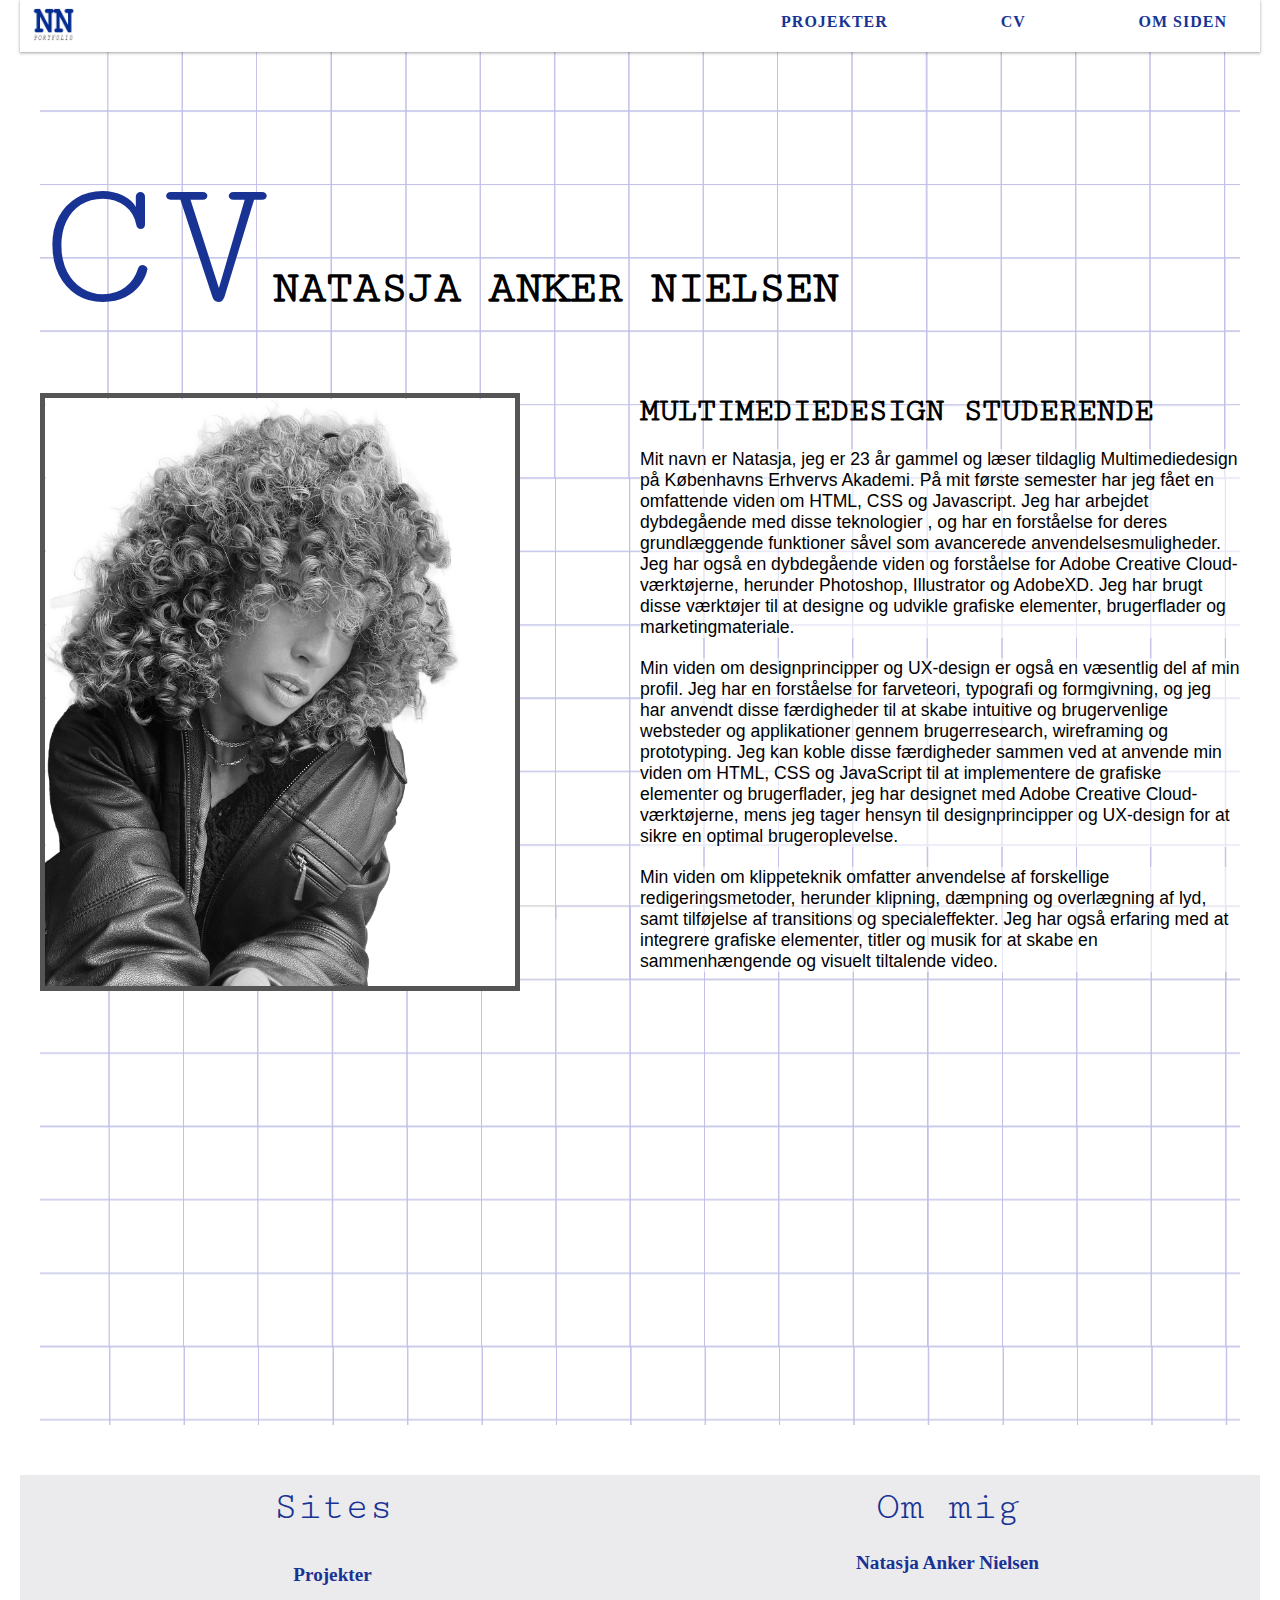
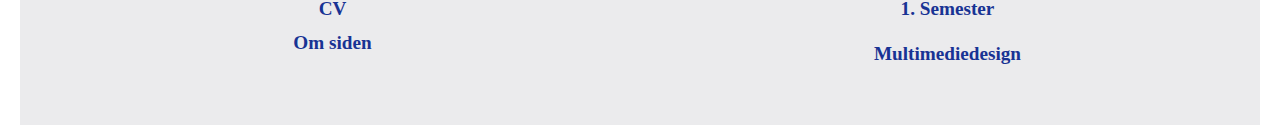
<file: cv.html>
<!DOCTYPE html>
<html lang="da">

<head>
    <meta charset="UTF-8">
    <meta http-equiv="X-UA-Compatible" content="IE=edge">
    <meta name="viewport" content="width=device-width, initial-scale=1.0">
    <link rel="stylesheet" href="style.css">
    <link rel="stylesheet" href="layout.css">
    <link href="https://fonts.googleapis.com/css2?family=Michroma&family=News+Cycle&display=swap" rel="stylesheet">
    <link href="https://fonts.googleapis.com/css2?family=Cutive+Mono&display=swap" rel="stylesheet">
    <link href="https://fonts.googleapis.com/css2?family=Nosifer&display=swap" rel="stylesheet">
    <title>Projekter</title>
</head>

<body>

    <div class="head">

        <div id="logo">
            <a href="index.html"><img src="img/logo.png" alt="d"></a>
        </div>
        <header class="banner">

            <nav>
                <ul id="horizontal-list">
                    <li><a href="projekter.html">Projekter</a></li>
                    <li><a href="cv.html">CV</a></li>
                    <li><a href="om.html">Om siden</a></li>
                </ul>
            </nav>
        </header>
    </div>



    <main>

        <div>
            <div class="grid_2_2">
                <div class="slide-in from-left">
                    <h5>CV</h5>

                </div>
                <div class="slide-in from-right">
                    <div class="grid_3_3">
                        <h4>Natasja Anker Nielsen</h4>
                    </div>
                </div>
            </div>

        </div>
        <section>

            <div class="grid_cv">

                <div class="slide-in from-left">
                    <img src="img/profil.png" alt="1">
                    <div class="slide-in from-left">
                        <div class="grid_komp">

                            <div class="cvtext">
                                <h3>Kompetencer</h3>
                            </div>
                            <div class="timers">
                                <div>
                                    <h3 class="text3">Adobe Illustrator</h3>
                                    <div class="timer" style="width: 400px;">
                                        <div class="progress complete"></div>
                                    </div>
                                </div>

                                <div>
                                    <h3 class="text3">Adobe Photoshop</h3>
                                    <div class="timer" style="width: 300px;">
                                        <div class="progress complete"></div>
                                    </div>
                                </div>

                                <div>
                                    <h3 class="text3">Adobe XD</h3>
                                    <div class="timer" style="width: 420px;">
                                        <div class="progress complete"></div>
                                    </div>
                                </div>
                                <div>
                                    <h3 class="text3">Html, CSS, Javascript</h3>
                                    <div class="timer" style="width: 390px;">
                                        <div class="progress complete"></div>
                                    </div>
                                </div>

                                <div>
                                    <h3 class="text3">Adobe Premiere Pro</h3>
                                    <div class="timer" style="width: 290px;">
                                        <div class="progress complete"></div>
                                    </div>

                                </div>

                            </div>
                        </div>

                    </div>
                </div>


                <div class="grid_cv2">
                    <div class="slide-in from-right">
                        <div class="grid_web3">
                            <h3>Multimediedesign studerende</h3>
                            <p>Mit navn er Natasja, jeg er 23 år gammel og læser tildaglig Multimediedesign på
                                Københavns
                                Erhvervs Akademi.

                                På mit første semester har jeg fået en omfattende viden om HTML, CSS og Javascript.
                                Jeg har arbejdet dybdegående med disse teknologier , og har en forståelse for deres
                                grundlæggende funktioner såvel som
                                avancerede anvendelsesmuligheder.
                                Jeg har også en dybdegående viden og forståelse for Adobe Creative Cloud-værktøjerne,
                                herunder Photoshop, Illustrator og
                                AdobeXD. Jeg har brugt disse værktøjer til at designe og udvikle grafiske elementer,
                                brugerflader og marketingmateriale.
                            </p>
                            <p>Min viden om designprincipper og UX-design er også en væsentlig del af min profil. Jeg
                                har
                                en forståelse for farveteori,
                                typografi og formgivning, og jeg har anvendt disse færdigheder til at skabe intuitive og
                                brugervenlige websteder og
                                applikationer gennem brugerresearch, wireframing og prototyping.
                                Jeg kan koble disse færdigheder sammen ved at anvende min viden om HTML, CSS og
                                JavaScript
                                til at implementere de
                                grafiske elementer og brugerflader, jeg har designet med Adobe Creative
                                Cloud-værktøjerne,
                                mens jeg tager hensyn til
                                designprincipper og UX-design for at sikre en optimal brugeroplevelse.</p>


                            <p>Min viden om klippeteknik omfatter anvendelse af forskellige redigeringsmetoder, herunder
                                klipning, dæmpning og
                                overlægning af lyd, samt tilføjelse af transitions og specialeffekter. Jeg har også
                                erfaring med at integrere grafiske
                                elementer, titler og musik for at skabe en sammenhængende og visuelt tiltalende video.
                            </p>
                        </div>
                    </div>


                </div>




            </div>



        </section>







    </main>
    <footer class="footer">
        <div class="footer_grid">

            <div class="grid_web3">
                <h6 class="footertext">Sites</h6>
                <div class="footerlist">
                    <div>
                        <a class="footerlink" href="projekter.html">
                            <h1 class="footertext2">Projekter</h1>
                        </a>

                        <a class="footerlink" href="cv.html">
                            <h1 class="footertext2">CV</h1>
                        </a>

                        <a class="footerlink" href="om.html">
                            <h1 class="footertext2">Om siden</h1>
                        </a>
                    </div>

                </div>
            </div>


            <div class="grid_web3">
                <h6 class="footertext">Om mig</h6>
                <h1 class="footertext2">Natasja Anker Nielsen</h1>
                <h1 class="footertext2">1. Semester</h1>
                <h1 class="footertext2">Multimediedesign</h1>
            </div>

        </div>
    </footer>
    <script src="script.js"></script>

</body>

</html>
</file>
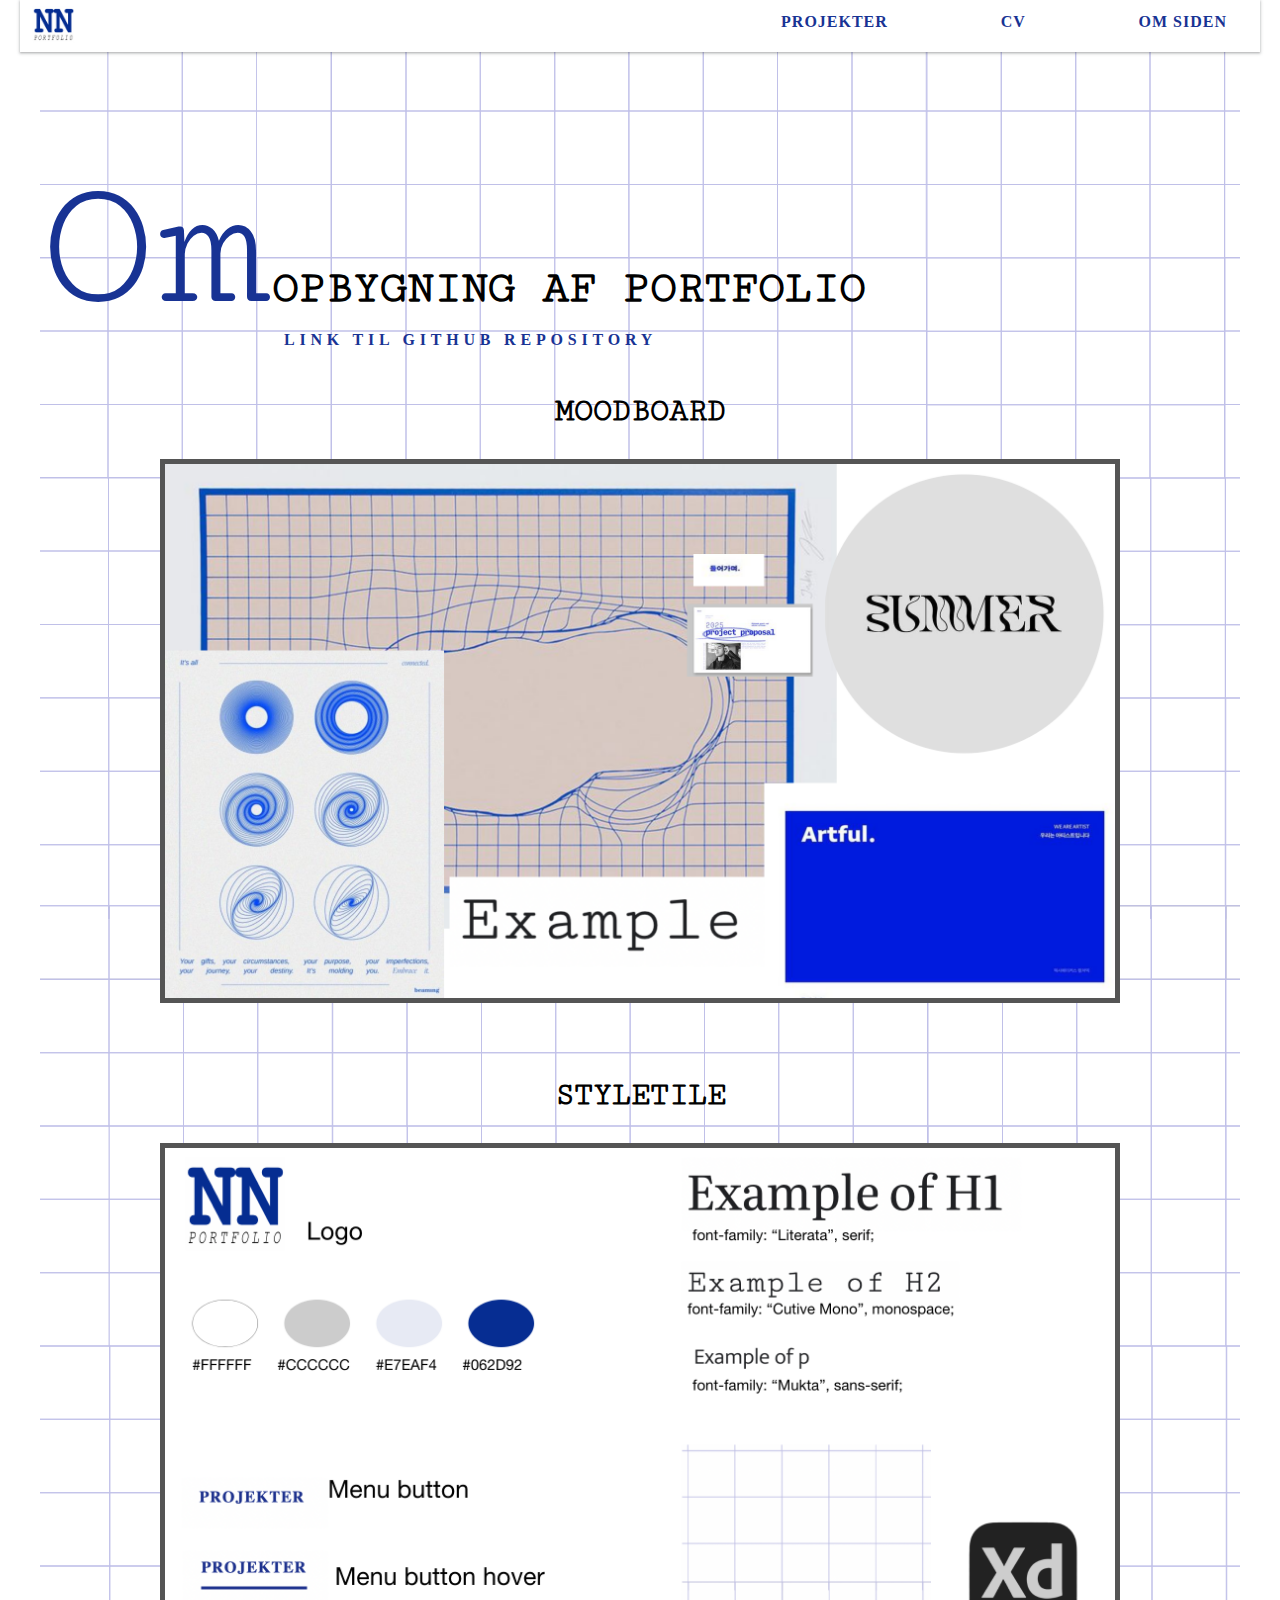
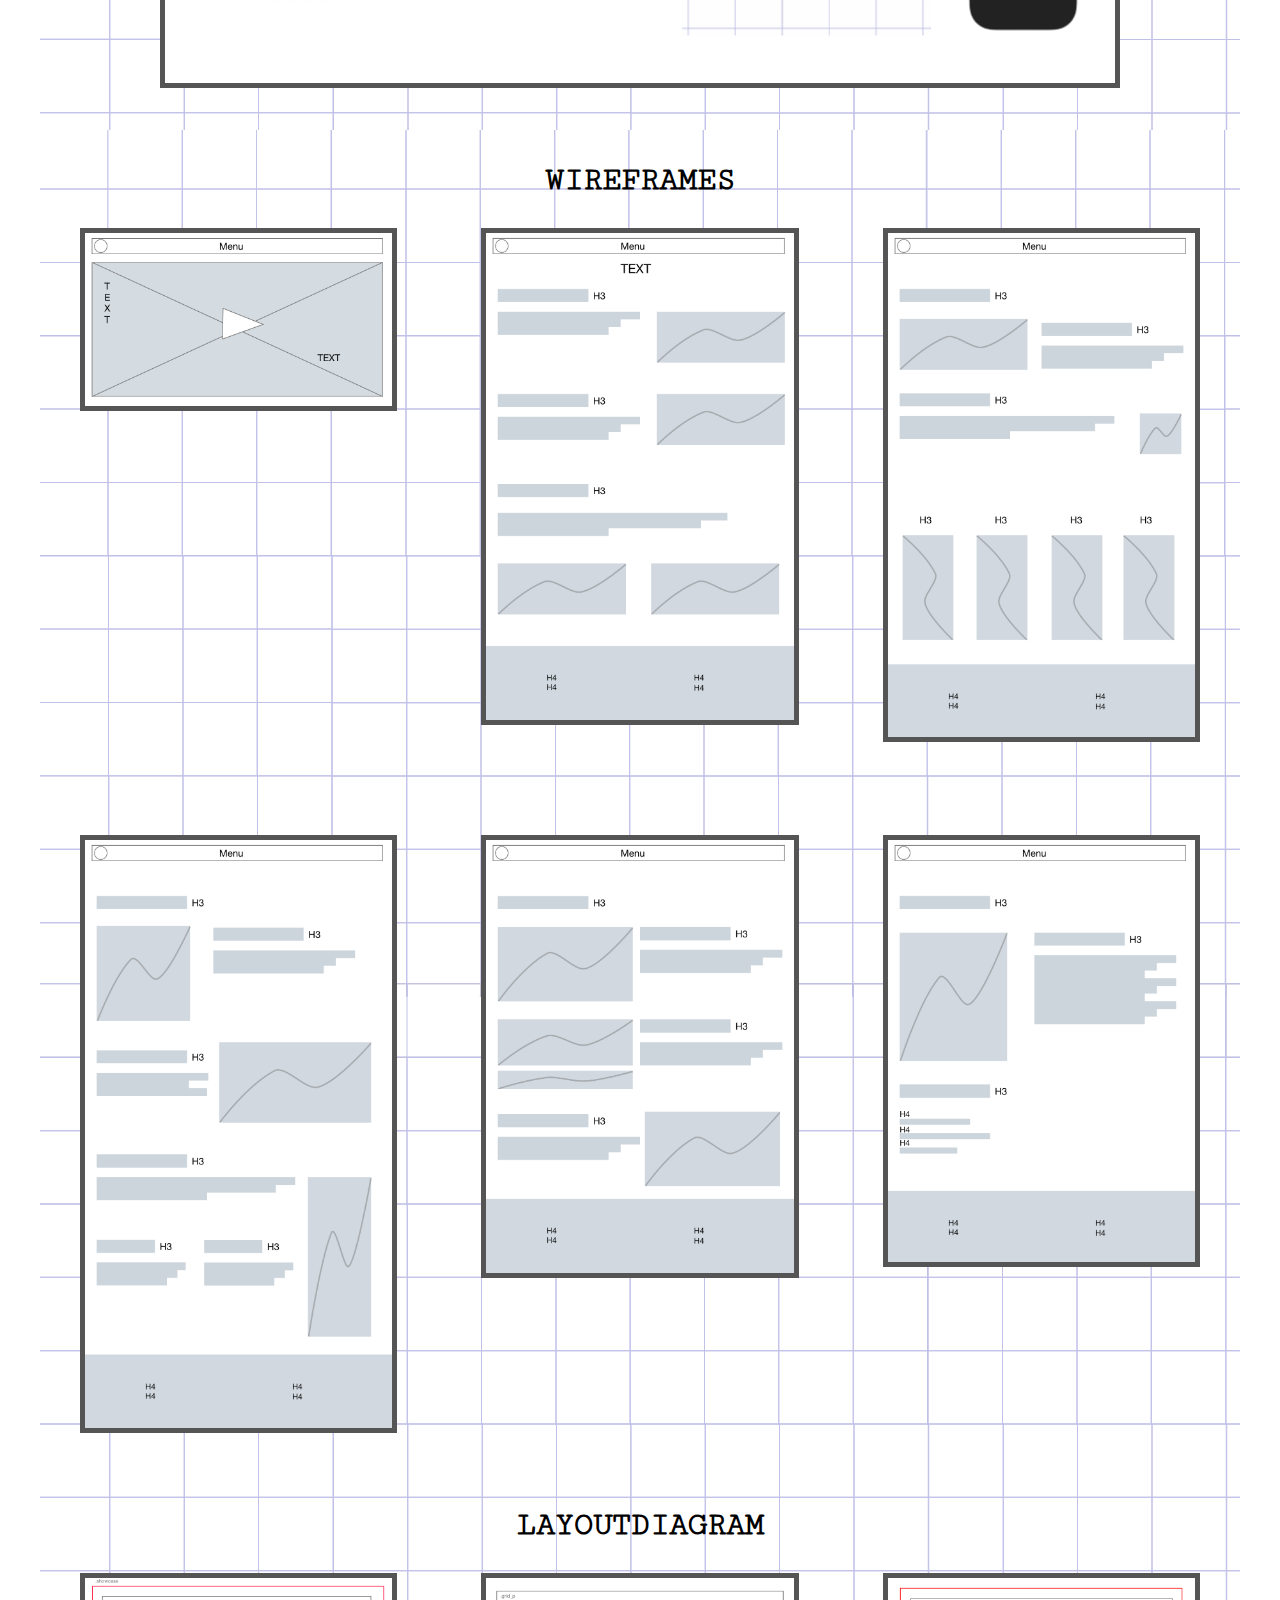
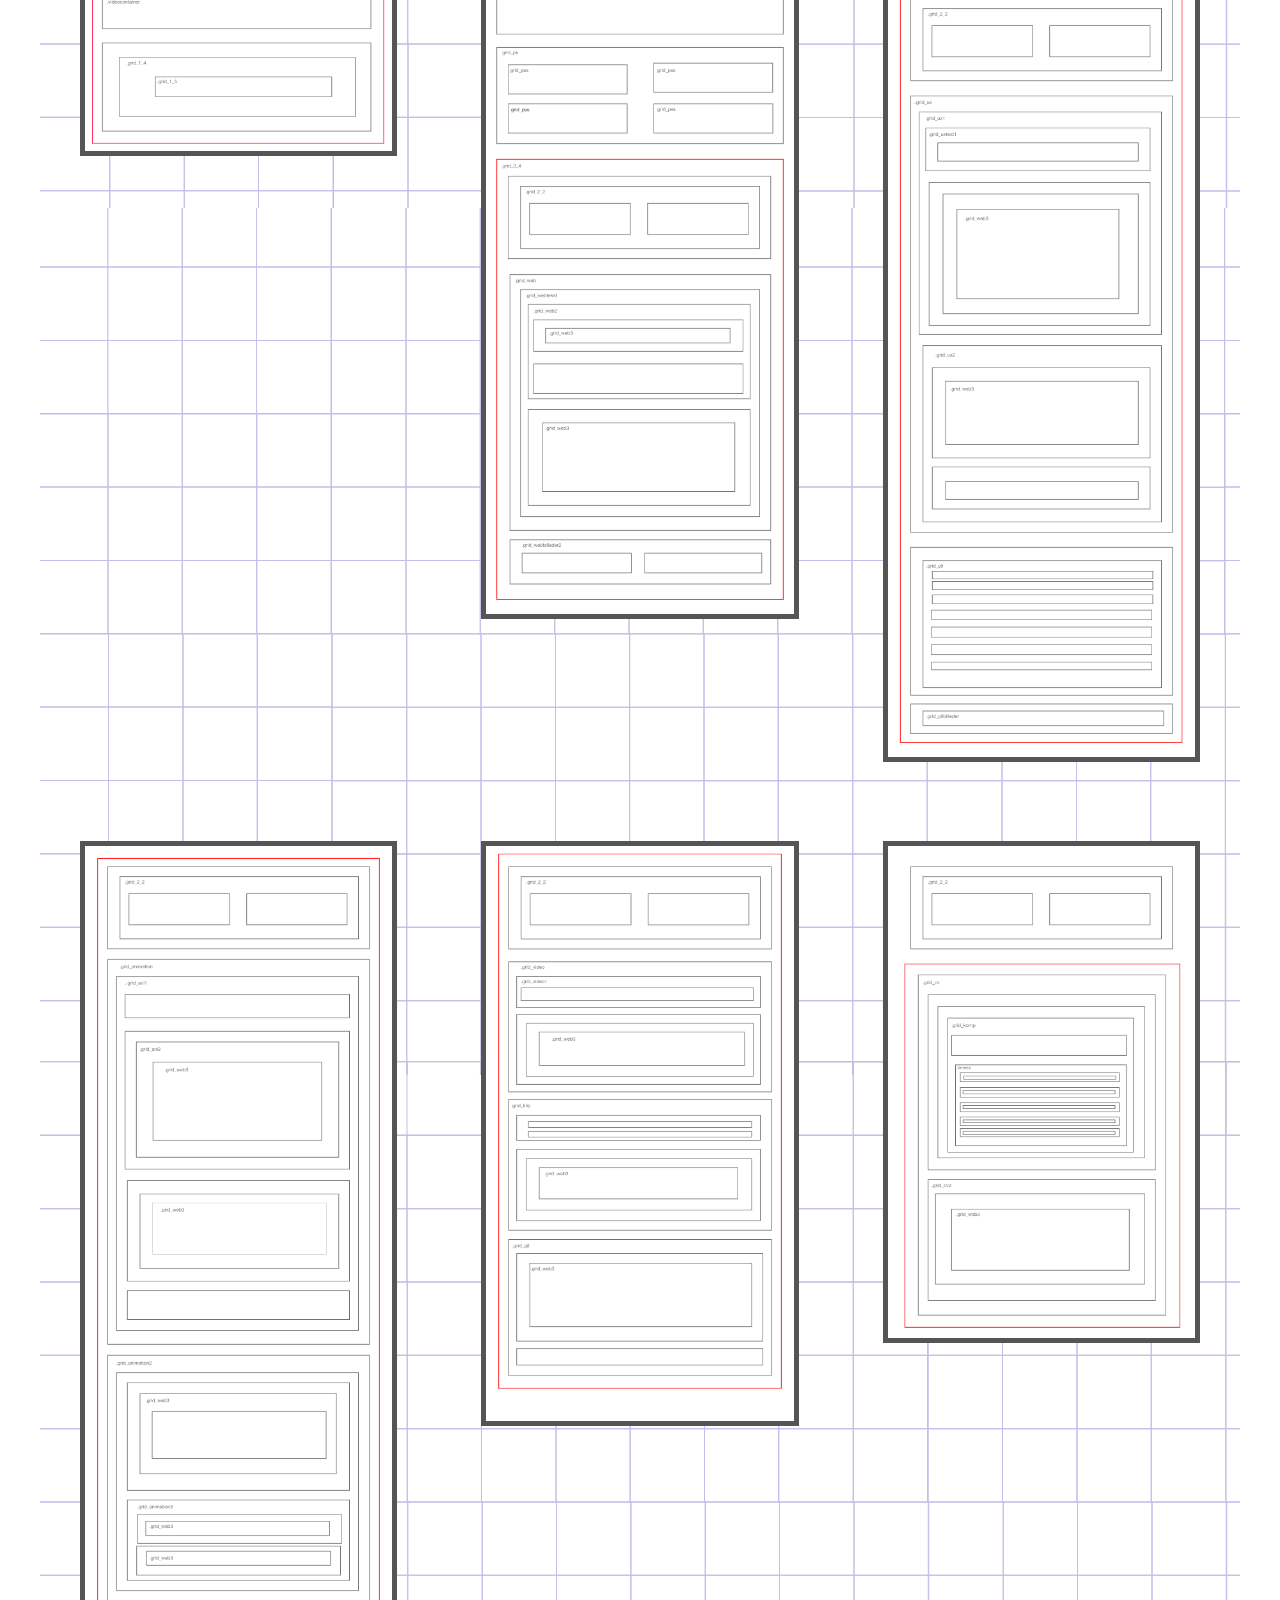
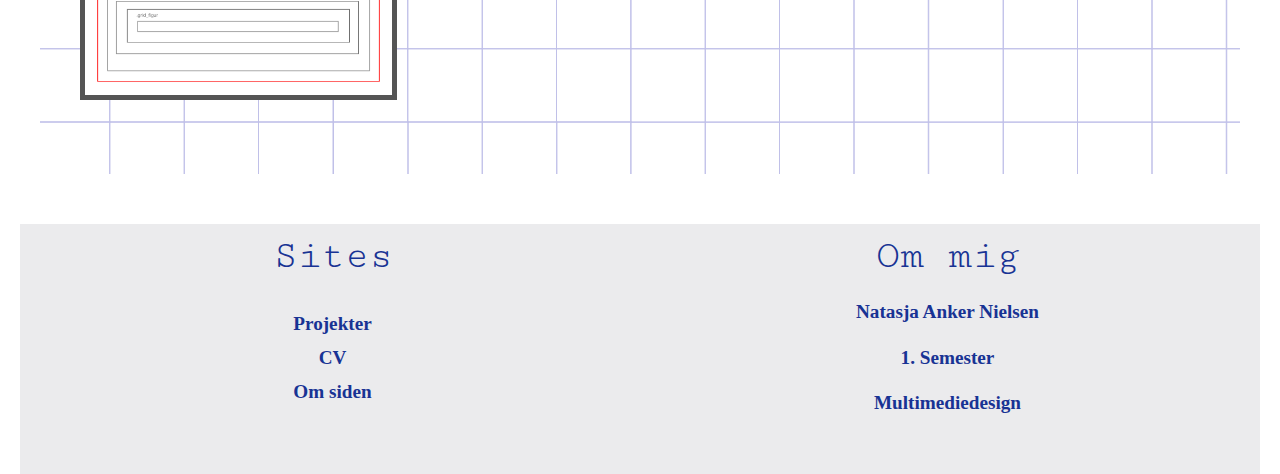
<file: om.html>
<!DOCTYPE html>
<html lang="da">

<head>
    <meta charset="UTF-8">
    <meta http-equiv="X-UA-Compatible" content="IE=edge">
    <meta name="viewport" content="width=device-width, initial-scale=1.0">
    <link rel="stylesheet" href="style.css">
    <link rel="stylesheet" href="layout.css">
    <link href="https://fonts.googleapis.com/css2?family=Michroma&family=News+Cycle&display=swap" rel="stylesheet">
    <link href="https://fonts.googleapis.com/css2?family=Cutive+Mono&display=swap" rel="stylesheet">
    <link href="https://fonts.googleapis.com/css2?family=Nosifer&display=swap" rel="stylesheet">
    <title>Projekter</title>
</head>

<body>

    <div class="head">

        <div id="logo">
            <a href="index.html"><img src="img/logo.png" alt="d"></a>
        </div>
        <header class="banner">

            <nav>
                <ul id="horizontal-list">
                    <li><a href="projekter.html">Projekter</a></li>
                    <li><a href="cv.html">CV</a></li>
                    <li><a href="om.html">Om siden</a></li>
                </ul>
            </nav>
        </header>
    </div>



    <main>

        <div>
            <div class="grid_2_2">
                <div class="slide-in from-left">
                    <h5>Om</h5>
                </div>

                <div class="slide-in from-right">
                    <div class="grid_3_3">
                        <h4> Opbygning af Portfolio</h4>
                    </div>
                    <div class="grid_githublink">
                        <a class="github" href="https://github.com/nata3809/portfolio">
                            Link til github repository
                        </a>
                    </div>

                </div>

            </div>

        </div>


        <section class="grid_ommobil">




            <div class="grid_om3">


                <h3>Moodboard</h3>

                <div class="grid_om1">
                    <div>

                        <img src="img/om/Moodboard.png" alt="f">
                    </div>
                </div>
            </div>


            <div class="grid_om3">
                <h3>Styletile</h3>

                <div class="grid_om1">
                    <div>
                        <img src="img/om/Styletile.png" alt="f">
                    </div>
                </div>
            </div>

            <div class="grid_om3">
                <h3>Wireframes</h3>

                <div class="grid_om2">

                    <div>
                        <img src="img/om/wire.index.png" alt="kan">
                    </div>
                    <div><img src="img/om/wire.web.png" alt="e"></div>
                    <div><img src="img/om/wire.ux.png" alt="d"></div>
                    <div><img src="img/om/wire.animation.png" alt="f"></div>
                    <div><img src="img/om/wire.indhold.png" alt="f"></div>
                    <div><img src="img/om/wire.cv.png" alt="f"></div>
                </div>

            </div>

            <div class="grid_om3">
                <h3>Layoutdiagram</h3>

                <div class="grid_om2">

                    <div>
                        <img src="img/om/index.html.png" alt="kan">
                    </div>
                    <div><img src="img/om/projekter.02.html.png" alt="e"></div>
                    <div><img src="img/om/Projekter.03.html.png" alt="d"></div>
                    <div><img src="img/om/Projekter.04.animation.png" alt="f"></div>
                    <div><img src="img/om/Projekter.05.indhold.png" alt="f"></div>
                    <div><img src="img/om/Cv.html.png" alt="f"></div>
                </div>

            </div>
        </section>









    </main>
    <footer class="footer">
        <div class="footer_grid">

            <div class="grid_web3">
                <h6 class="footertext">Sites</h6>
                <div class="footerlist">
                    <div>
                        <a class="footerlink" href="projekter.html">
                            <h1 class="footertext2">Projekter</h1>
                        </a>

                        <a class="footerlink" href="cv.html">
                            <h1 class="footertext2">CV</h1>
                        </a>

                        <a class="footerlink" href="om.html">
                            <h1 class="footertext2">Om siden</h1>
                        </a>
                    </div>

                </div>
            </div>


            <div class="grid_web3">
                <h6 class="footertext">Om mig</h6>
                <h1 class="footertext2">Natasja Anker Nielsen</h1>
                <h1 class="footertext2">1. Semester</h1>
                <h1 class="footertext2">Multimediedesign</h1>
            </div>

        </div>
    </footer>
    <script src="script.js"></script>

</body>

</html>
</file>
<file: style.css>
* {
  margin: 0;
  box-sizing: border-box;
}

img {
  width: 100%;
}

main {
  display: grid;
  grid-template-rows: auto 1fr auto;
  max-width: 1200px;
  margin: 0 auto;
  background-image: url(img/pro.png);
}

body {
  margin: 0;
  overflow-x: hidden;
  margin-left: 20px;
  margin-right: 20px;
}
body#index {
  margin: 0px;
}

/***HEADER***/
header {
  position: relative;
  border-radius: 1rem;
  text-align: right;
  padding: 10px 0px;
  font-size: 1.2rem;
  border: 3px;
  padding-right: 21px;
  margin-bottom: 10px;
}

.head {
  display: grid;
  grid-template-columns: 0.05fr 1fr;
  text-decoration: none;
  align-items: center;
  box-shadow: rgba(60, 64, 67, 0.3) 0px 1px 2px 0px, rgba(60, 64, 67, 0.15) 0px 1px 3px 1px;
  position: relative;
  margin: 0;
}

ul#horizontal-list li {
  display: inline;
  font-family: "Literata", serif;
  font-size: 1rem;
}

header a {
  margin-left: 6rem;
  text-decoration: none;
  color: rgb(24, 51, 148);
}

#logo {
  font-family: "Literata", serif;
  padding-right: 1rem;
}

a:hover,
a:focus,
a:active {
  text-decoration: none;
}
a {
  font-family: "Literata", serif;
  text-decoration: none;
  transition: color 0.1s, background-color 0.1s;
  font-size: 2rem;
}
a {
  position: relative;
  padding: 16px 0;
  margin: 0 12px;
  letter-spacing: 1px;
  font-size: 12px;
  line-height: 16px;
  font-weight: 900;
  text-transform: uppercase;
  transition: color 0.1s, background-color 0.1s, padding 0.2s ease-in;
  color: rgb(24, 51, 148);
  font-size: 1rem;
}

a::before {
  content: "";
  display: block;
  position: absolute;
  bottom: 3px;
  left: 0;
  height: 3px;
  width: 100%;
  background-color: rgb(24, 51, 148);
  transform-origin: right top;
  transform: scale(0, 1);
  transition: color 0.1s, transform 0.2s ease-out;
}

a:hover::before,
a:focus::before {
  transform-origin: left top;
  transform: scale(1, 1);
}

#logo a::before {
  display: none;
}

/*****TEKSTER****/

h1 {
  font-family: "Literata", serif;
  font-size: 3rem;
  color: rgb(24, 51, 148);
  font-weight: bolder;
}
h2 {
  font-family: "Cutive Mono", monospace;
  font-size: 2rem;
  color: rgb(255, 255, 255);
  font-weight: bolder;
}

h3 {
  font-family: "Cutive Mono", monospace;
  font-size: 2rem;
  color: rgb(0, 0, 0);
  text-transform: uppercase;
}
h4 {
  font-family: "Cutive Mono", monospace;
  font-size: 2.8rem;
  color: rgb(0, 0, 0);
  text-transform: uppercase;
  font-weight: bold;
}

/**til tal**/
h5 {
  font-family: "Cutive Mono", monospace;
  font-size: 12rem;
  font-weight: lighter;
  color: rgb(24, 51, 148);
}
h6 {
  font-family: "Cutive Mono", monospace;
  font-size: 4.6rem;
  font-weight: lighter;
  color: rgb(24, 51, 148);
  font-style: italic;
}

p {
  font-family: "Mukta", sans-serif;
  font-size: 1.1rem;
  background-color: rgba(255, 255, 255, 0.591);
}

/**Billeder**/

.grid_webbilleder2 img {
  width: 90%;
  margin-top: 100px;
  border: 5px solid #555;
}
.grid_web img {
  border: 5px solid #555;
}
.grid_cv img {
  border: 5px solid #555;
  text-align: center;
  width: 80%;
}
.grid_ommobil img {
  border: 5px solid #555;
}

.github {
  letter-spacing: 0.3rem;
}
</file>
<file: layout.css>
/*********************INDEX HTML********************/
.showcase {
  position: relative;
  height: 100vh;
  flex-direction: column;
  padding: 0 20px;
  overflow: hidden;
}

.video_container {
  position: absolute;
  top: 0;
  left: 0;
  height: 100%;
  width: 100%;
  overflow: hidden;
  z-index: -1;
}
.video_container video {
  min-width: 100%;
  min-height: 100%;
  object-fit: cover;
}

.video_container:after {
  content: "";
}

/**tekst index**/
.grid_1_4 {
  display: grid;
  grid-template-columns: 1fr;
  grid-template-rows: 1fr 9fr;
}

.grid_1_1 {
  display: grid;
  grid-template-columns: 1fr 1fr 1fr;
  grid-template-rows: 1fr 1fr 1fr 1fr;
  gap: 20px;
}
.grid_1_2 {
  grid-column: 3;
  grid-row: 4;
}
.grid_1_4 {
  display: grid;
  grid-template-columns: 1fr 1fr 1fr;
  grid-template-rows: 1fr 1fr 1fr;
}

.grid_1_5 {
  grid-row: 3;
  grid-column: 3;
}
.content {
  display: grid;
  grid-template-columns: 1fr 5fr;
  margin-top: 2%;
}

.m1 {
  writing-mode: vertical-rl;
  text-orientation: upright;
  max-height: 20%;
  letter-spacing: 1rem;
}

/*****Transistions****/
/***kompetence timere**/
.timer {
  width: 200px;
  height: 20px;
  border-radius: 3px;
  overflow: hidden;
  gap: 50px;
}

.mobileh1 {
  font-size: 7rem;
}
.timers {
  display: grid;
  gap: 40px;
}

.timer .progress {
  height: 100%;
  background: rgb(24, 51, 148);
  width: 0%;
  transition: width 0.3s; /* Animér fremdrift over 0.3 sekunder */
  animation: progress 4s linear; /* Animér fremdriftslinjen over 3 sekunder */
}

.timer .progress.complete {
  width: 100%; /* Fjerner animationen og transistionen, og sæt width til 100% */
}
/* Animationen for timer fremdriftslinjen */
@keyframes progress {
  from {
    width: 0%;
  } /* Start med 0% fremdrift */
  to {
    width: 100%;
  } /* Slut med 100% fremdrift */
}

@media (min-width: 800px) {
  /**animationer**/
  @keyframes change {
    from {
      color: rgb(255, 255, 255);
    }
    to {
      color: rgb(0, 0, 0);
    }
  }

  @keyframes fadeIn {
    0% {
      opacity: 0;
    }
    100% {
      opacity: 1;
    }
  }
  /**Gør at billeder/tekst kommer ind fra højre og venstre**/

  .from-left {
    transform: translateX(-50%);
  }

  .from-right {
    transform: translateX(50%);
  }

  /**Animationen, opacity, ease og tid**/
  .from-left,
  .from-right {
    transition: opacity 1s ease-in-out, transform 1.2s ease;
    opacity: 0;
  }

  .from-left.appear,
  .from-right.appear {
    transform: translateX(0);
    opacity: 1;
  }

  /***************PROJEKTER**************/

  .grid_p {
    display: grid;
    text-align: center;
    margin-top: 40px;
    margin-bottom: 40px;
  }

  .projekt_link {
    font-size: 1.2rem;
  }

  .grid_link1 {
    display: grid;
    margin-bottom: 70px;
  }
  .grid_ps {
    display: grid;
    grid-template-columns: 1fr 1fr;
    grid-template-rows: 1fr 1fr;
    margin-top: 20px;
    margin-bottom: 40px;
  }
  .grid_pss {
    text-align: center;
    animation: fadeIn 2s;
  }

  .grid_ps img {
    width: 70%;
    height: 50%;
  }

  /****Grund web****/

  .grid_2_2 {
    display: grid;
    grid-template-columns: 0.2fr 1fr;
    z-index: 10;
    align-items: baseline;
    margin-bottom: 40px;
    margin-top: 90px;
  }

  .grid_web2 {
    display: grid;
    grid-template-columns: 1fr 1fr;
    gap: 50px;
  }
  .grid_web3 {
    display: grid;
    gap: 20px;
  }

  .grid_webtekst {
    display: grid;
    gap: 115px;
  }

  .grid_webbilleder2 {
    display: grid;
    grid-template-columns: 1fr 1fr;
    gap: 40px;
    margin-bottom: 60px;
  }

  /***Grund UX****/

  .grid_ux {
    display: grid;
  }

  .grid_usp {
    display: grid;
    text-align: center;
  }

  .grid_ux1 {
    display: grid;
    grid-template-columns: 1fr 1fr;
    margin-bottom: 130px;
  }
  .grid_ux2 {
    display: grid;
    grid-template-columns: 1fr 0.5fr;
    gap: 30px;
  }

  .grid_pil {
    display: grid;
    grid-template-columns: 1fr 1fr 1fr 1fr 1fr 1fr 1fr;
    text-align: center;
    margin-top: 120px;
  }
  .grid_pil img {
    width: 50%;
  }

  .grid_pilbilleder {
    display: grid;
    grid-template-columns: 1fr 1fr 1fr 1fr;
    gap: 20px;
    margin-bottom: 60px;
  }

  .grid_pilbilleder img {
    border: 5px solid #555;
  }

  /****Animation****/

  .grid_animation {
    display: grid;
    gap: 40px;
    margin-bottom: 70px;
  }
  .grid_ani1 {
    display: grid;
    grid-template-columns: 1fr 1fr;
    gap: 40px;
  }
  .grid_ani2 {
    display: grid;
    gap: 40px;
  }

  .grid_animation2 {
    display: grid;
    grid-template-columns: 1fr 0.5fr;
    gap: 40px;
    margin-bottom: 60px;
  }

  .grid_animation3 {
    display: grid;
    grid-template-columns: 1fr 1fr;
    gap: 80px;
    margin-top: 60px;
  }

  .grid_figur {
    display: grid;
  }

  /*******Indhold*******/

  .grid_video {
    display: grid;
    grid-template-columns: 1fr 1fr;
    gap: 40px;
    margin-bottom: 90px;
  }

  .grid_klip {
    display: grid;
    grid-template-columns: 1fr 1fr;
    gap: 40px;
    margin-bottom: 90px;
  }

  .grid_git {
    display: grid;
    grid-template-columns: 1fr 1fr;
    gap: 40px;
  }

  /*********CV***********/
  .grid_cv {
    display: grid;
    grid-template-columns: 1fr 1fr;
    margin-bottom: 40px;
  }

  .grid_cv2 {
    display: grid;
    gap: 40px;
  }
  .text3 {
    font-size: 1rem;
  }

  .grid_komp {
    display: grid;
    gap: 9px;
  }

  /*****OM**********/
  .grid_om1 {
    display: grid;
    gap: 60px;
    text-align: center;
  }
  .grid_om1 img {
    width: 80%;
  }

  .grid_om2 {
    display: grid;
    grid-template-columns: 1fr 1fr 1fr;
    grid-template-rows: 1fr 1fr;
    gap: 5px;
  }
  .grid_om2 img {
    width: 80%;
  }
  .grid_om3 {
    display: grid;
    text-align: center;
    gap: 30px;
    margin-bottom: 70px;
  }
  .grid_githublink {
    margin-top: 18px;
  }

  /*****FOOTER*****/
  footer {
    background-color: rgba(98, 102, 119, 0.128);
    width: 100%;
    min-height: 250px;
    padding: 10px 10px 25px 10px;
    margin-top: 50px;
  }

  .footer_grid {
    display: grid;
    grid-template-columns: 1fr 1fr;
    grid-gap: 10px;
    text-align: center;
  }
  .footertext {
    font-size: 2.5rem;
    color: rgb(24, 51, 148);
    font-style: normal;
  }
  .footertext2 {
    font-size: 1.2rem;
    letter-spacing: normal;
  }

  .footerlist {
    list-style-type: none;
    display: grid;
  }
  .footerlink {
    text-transform: none;
  }
}

/**********************MOBILE SITE******************************/

/*****INDEX HTML********/
@media (max-width: 799px) {
  main {
    display: block;
    background-image: url(img/pro.png);
    overflow: hidden;
  }

  main section .grid_animation,
  main section .grid_animation div,
  main section .grid_animation2,
  main section .grid_animation2 div,
  main section .grid_animation3,
  main section .grid_animation3 div,
  main section .grid_cv div,
  .grid_3_4 div,
  main section .grid_3_4 div,
  main section .grid_ux,
  main section .grid_ux div,
  main section .grid_klip,
  main section .grid_klip div,
  main section .grid_video,
  main section .grid_video div,
  main section .grid_git,
  main section .grid_git div {
    display: block;
  }

  .head {
    display: block;
  }
  #index {
    margin-left: 0;
    margin-right: 0;
  }

  #logo {
    width: 20%;
  }

  .mobileh1 {
    font-size: 3rem;
    margin-bottom: 91px;
  }

  h1 {
    font-size: 2rem;
  }
  h2 {
    font-size: 1rem;
  }
  h4 {
    font-size: 2.5rem;
    text-align: center;
  }

  h6 {
    font-size: 3.2rem;
    text-align: center;
  }
  .grid_webbilleder img,
  .grid_webbilleder2 img,
  .grid_pilbilleder img,
  .grid_video img,
  .grid_klip img,
  .grid_git img {
    border: 5px solid #555;
  }
  .video_container video {
    top: 0;
    left: 0;
    width: 100%;
    height: 85vh;
    object-fit: cover;
    overflow: hidden;
  }

  .grid_1_2 {
    grid-column: 2;
    grid-row: 2;
  }

  .grid_1_3 {
    margin-bottom: 16px;
  }

  /***projekt**/
  .grid_p {
    text-align: center;
    margin: 30px;
  }
  .grid_ps {
    display: grid;
    grid-template-columns: 1fr;
    gap: 40px;
    text-align: center;
    margin-bottom: 90px;
  }
  .projekt_link {
    line-height: 1;
    font-size: 1.2rem;
  }

  .grid_3_3 {
    display: grid;
    gap: 20px;
    margin-bottom: 40px;
  }

  .grid_3_4 img,
  .grid_ux h3,
  .grid_web2 h3,
  .grid_ani1 h3,
  .grid_animation2 h3,
  .grid_video h3,
  .grid_klip h3,
  .grid_web3 h3,
  .grid_web3,
  .grid_ommobil img,
  .grid_ommobil h3,
  .grid_ux2,
  .grid_animation img,
  .grid_ani2,
  .grid_video1 img,
  .grid_klip img {
    margin-bottom: 20px;
  }

  .grid_web3 {
    display: grid;
    gap: 20px;
  }

  .grid_webbilleder2 {
    margin-bottom: 90px;
  }

  /**ux**/

  .grid_uxtext1 {
    margin-bottom: 40px;
  }

  .grid_pil {
    display: none;
  }
  .grid_pilbilleder {
    display: grid;
    grid-template-columns: 1fr 1fr 1fr 1fr;
    gap: 20px;
    margin-bottom: 90px;
  }
  .xd {
    display: none;
  }

  /**animation**/

  .grid_animation2 {
    margin-bottom: 90px;
  }
  /**indhold**/
  .grid_video {
    display: grid;
    gap: 20px;
  }
  .grid_git {
    margin-top: 40px;
  }
  .from-left {
    transform: translateX(-50%);
  }

  .from-right {
    transform: translateX(50%);
  }

  /**Animationen, opacity, ease og tid**/
  .from-left,
  .from-right {
    transition: opacity 1s ease-in-out, transform 1.2s ease;
    opacity: 0;
  }

  .from-left.appear,
  .from-right.appear {
    transform: translateX(0);
    opacity: 1;
  }

  /****CV***/
  .mobileh1 {
    font-size: 3.2rem;
  }

  /*****OM****/
  .grid_ommobil {
    display: grid;
    grid-template-columns: 1fr;
    gap: 40px;
  }
  .grid_om1,
  .grid_om2,
  .grid_om3 {
    margin-bottom: 40px;
  }

  .timers {
    margin-bottom: 90px;
  }
  .cvtext {
    margin-bottom: 60px;
  }
  .grid_cv img {
    margin-bottom: 20px;
  }
  /**Header**/
  .head nav ul li {
    text-align: center;
  }
  .text3 {
    font-size: 1rem;
  }
  .head nav ul li a {
    margin: 0;
  }
  .head nav ul {
    display: grid;
    padding: 0;
    text-align: right;
    gap: 14px;
  }

  ul#horizontal-list li {
    display: inline;
    font-family: "Literata", serif;
    font-size: 1rem;
    text-align: right;
  }

  /*****FOOTER*****/
  footer {
    background-color: rgba(98, 102, 119, 0.128);
    width: 100%;
    min-height: 250px;
    padding: 10px 10px 25px 10px;
    margin-top: 50px;
  }

  .footer_grid {
    display: grid;
    grid-template-columns: 1fr 1fr;
    text-align: center;
  }
  .footertext {
    font-size: 1.5rem;
    color: rgb(24, 51, 148);
    font-style: normal;
  }
  .footertext2 {
    font-size: 0.5rem;
    letter-spacing: normal;
  }

  .footerlist {
    list-style-type: none;
    display: grid;
  }
  .footerlink {
    text-transform: none;
  }
}
</file>
